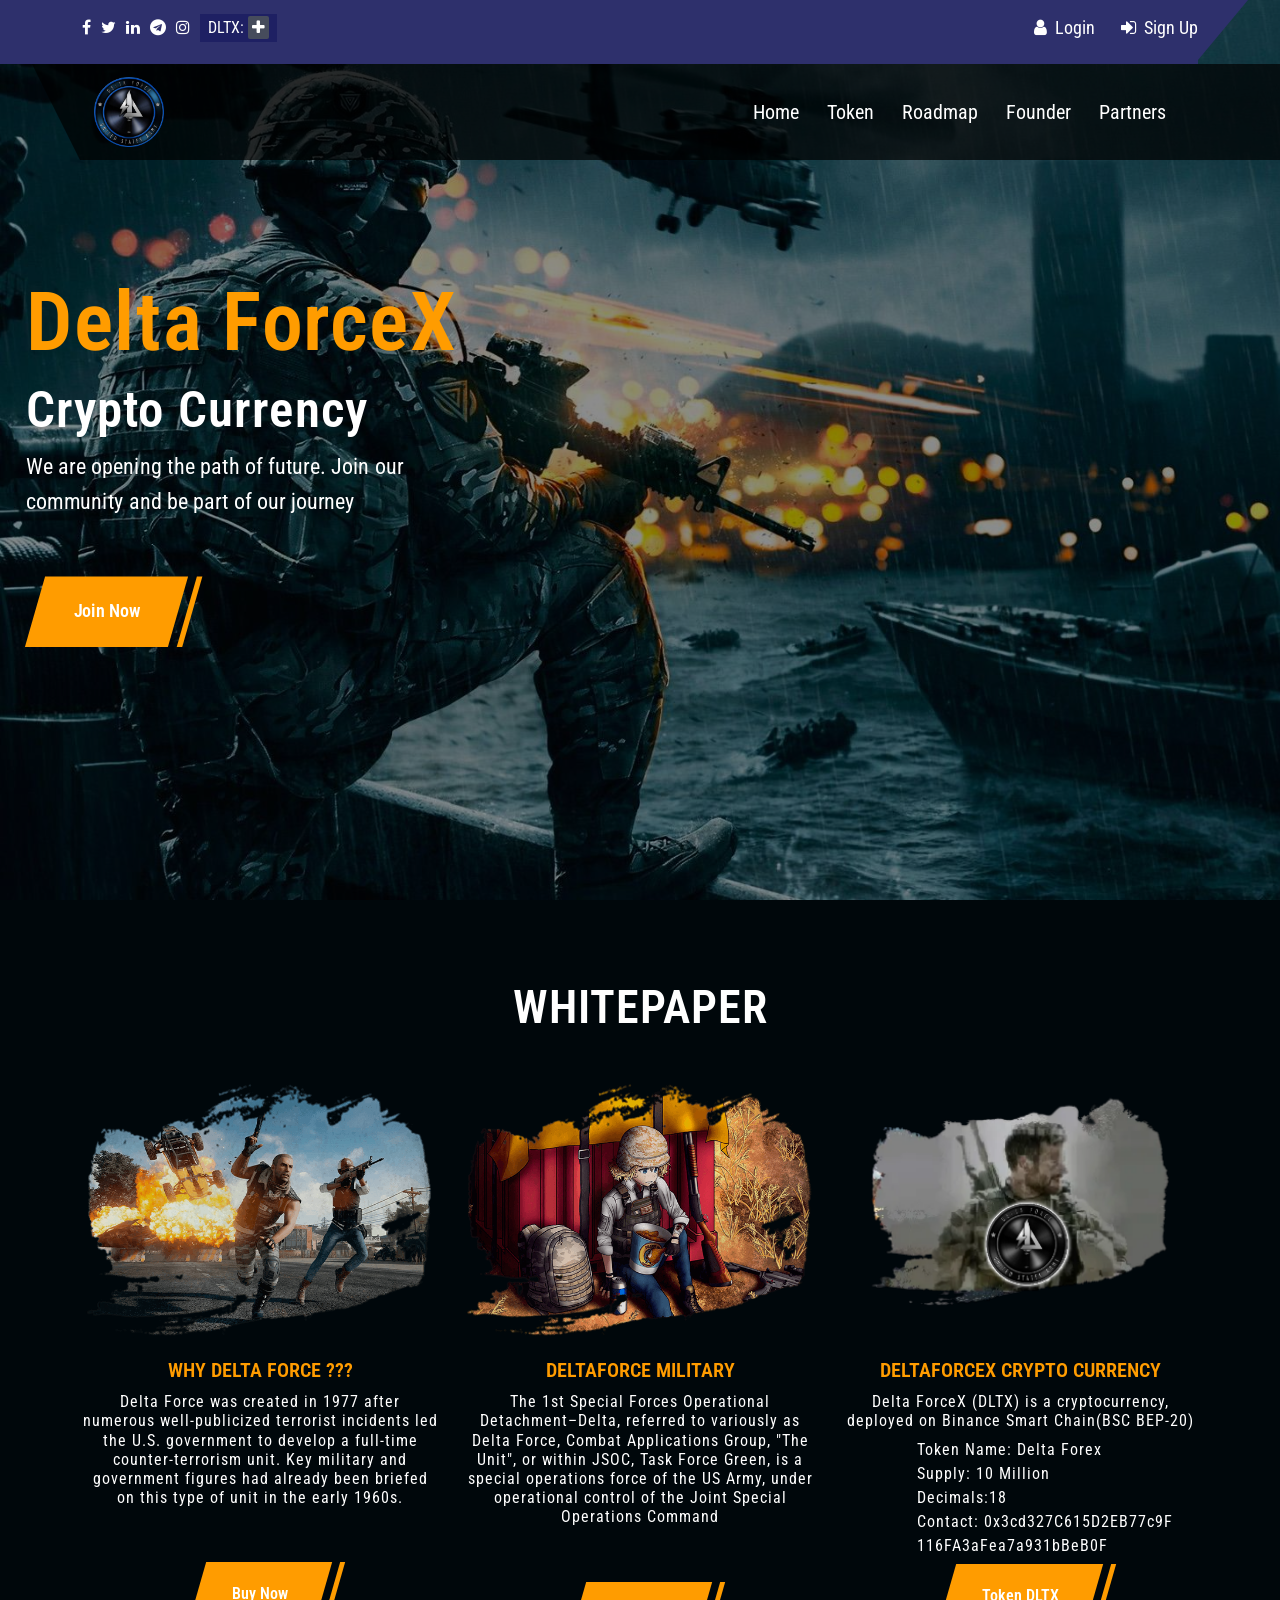
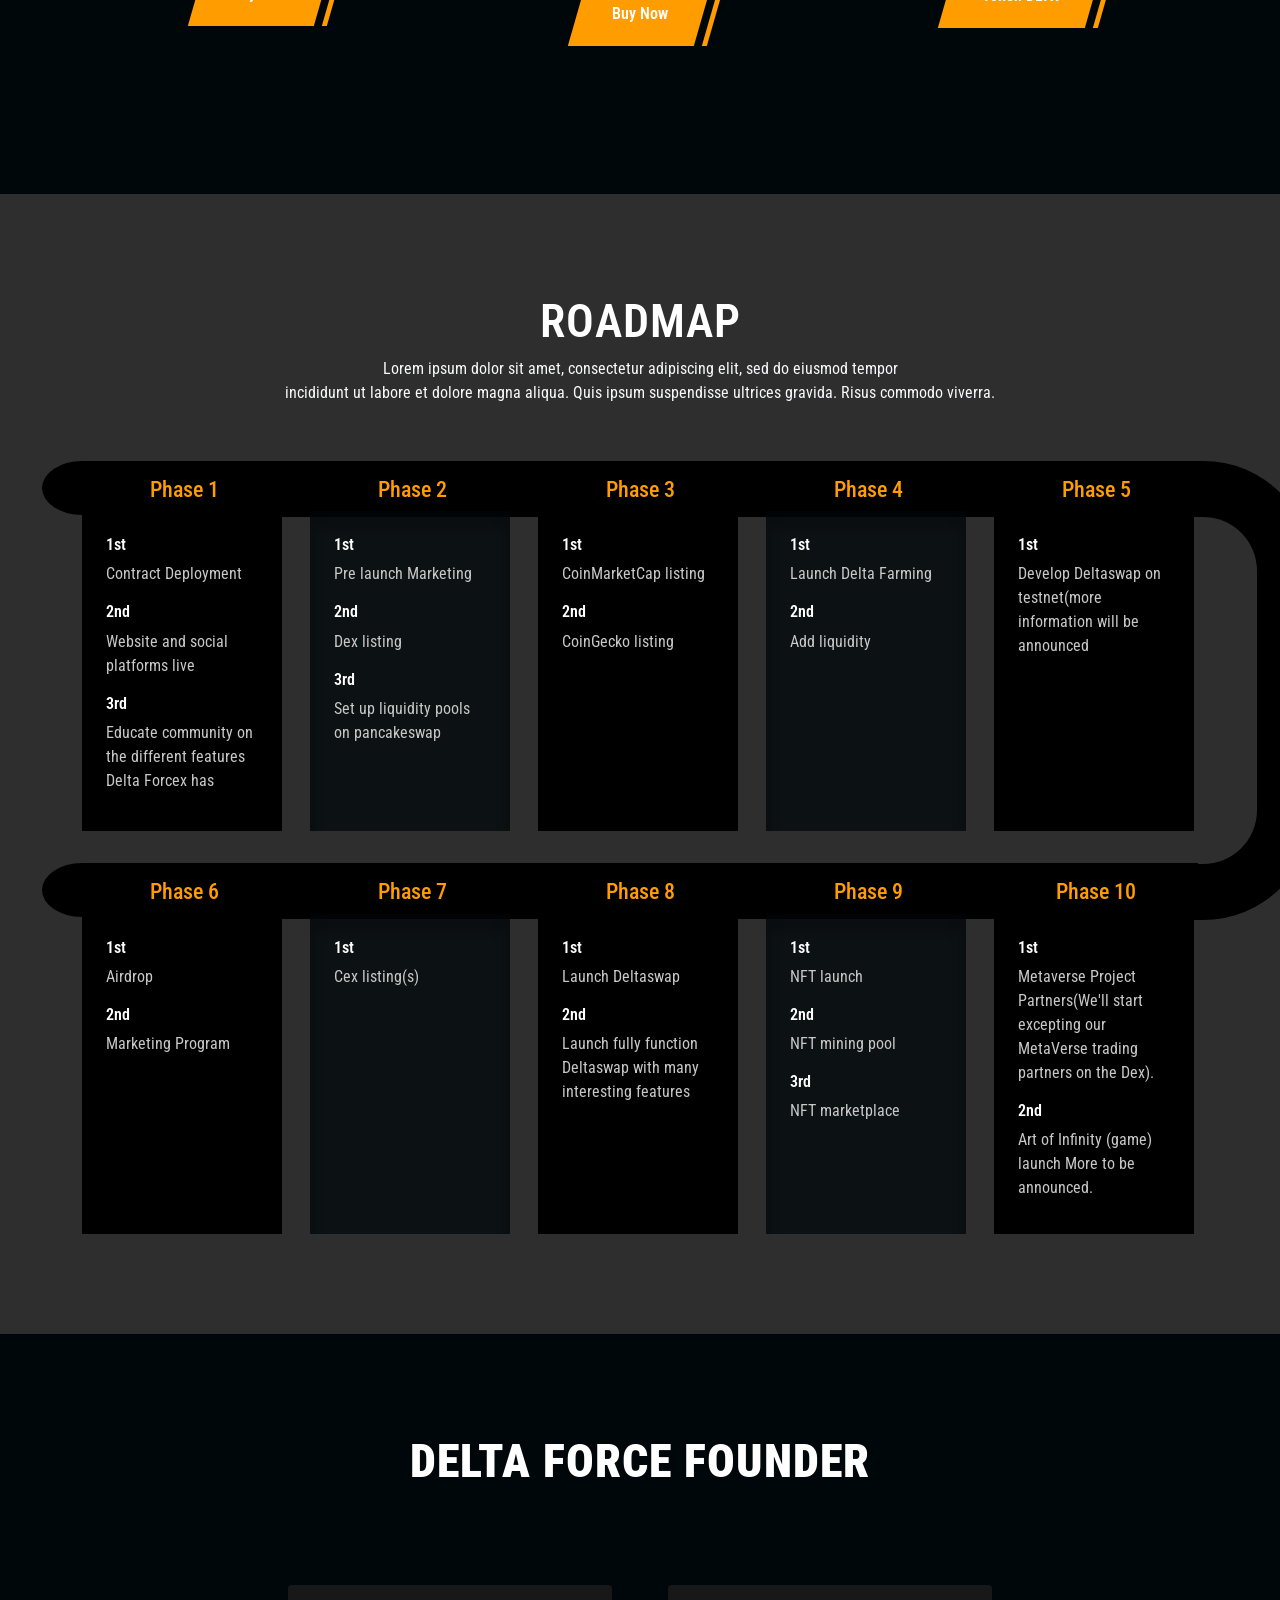
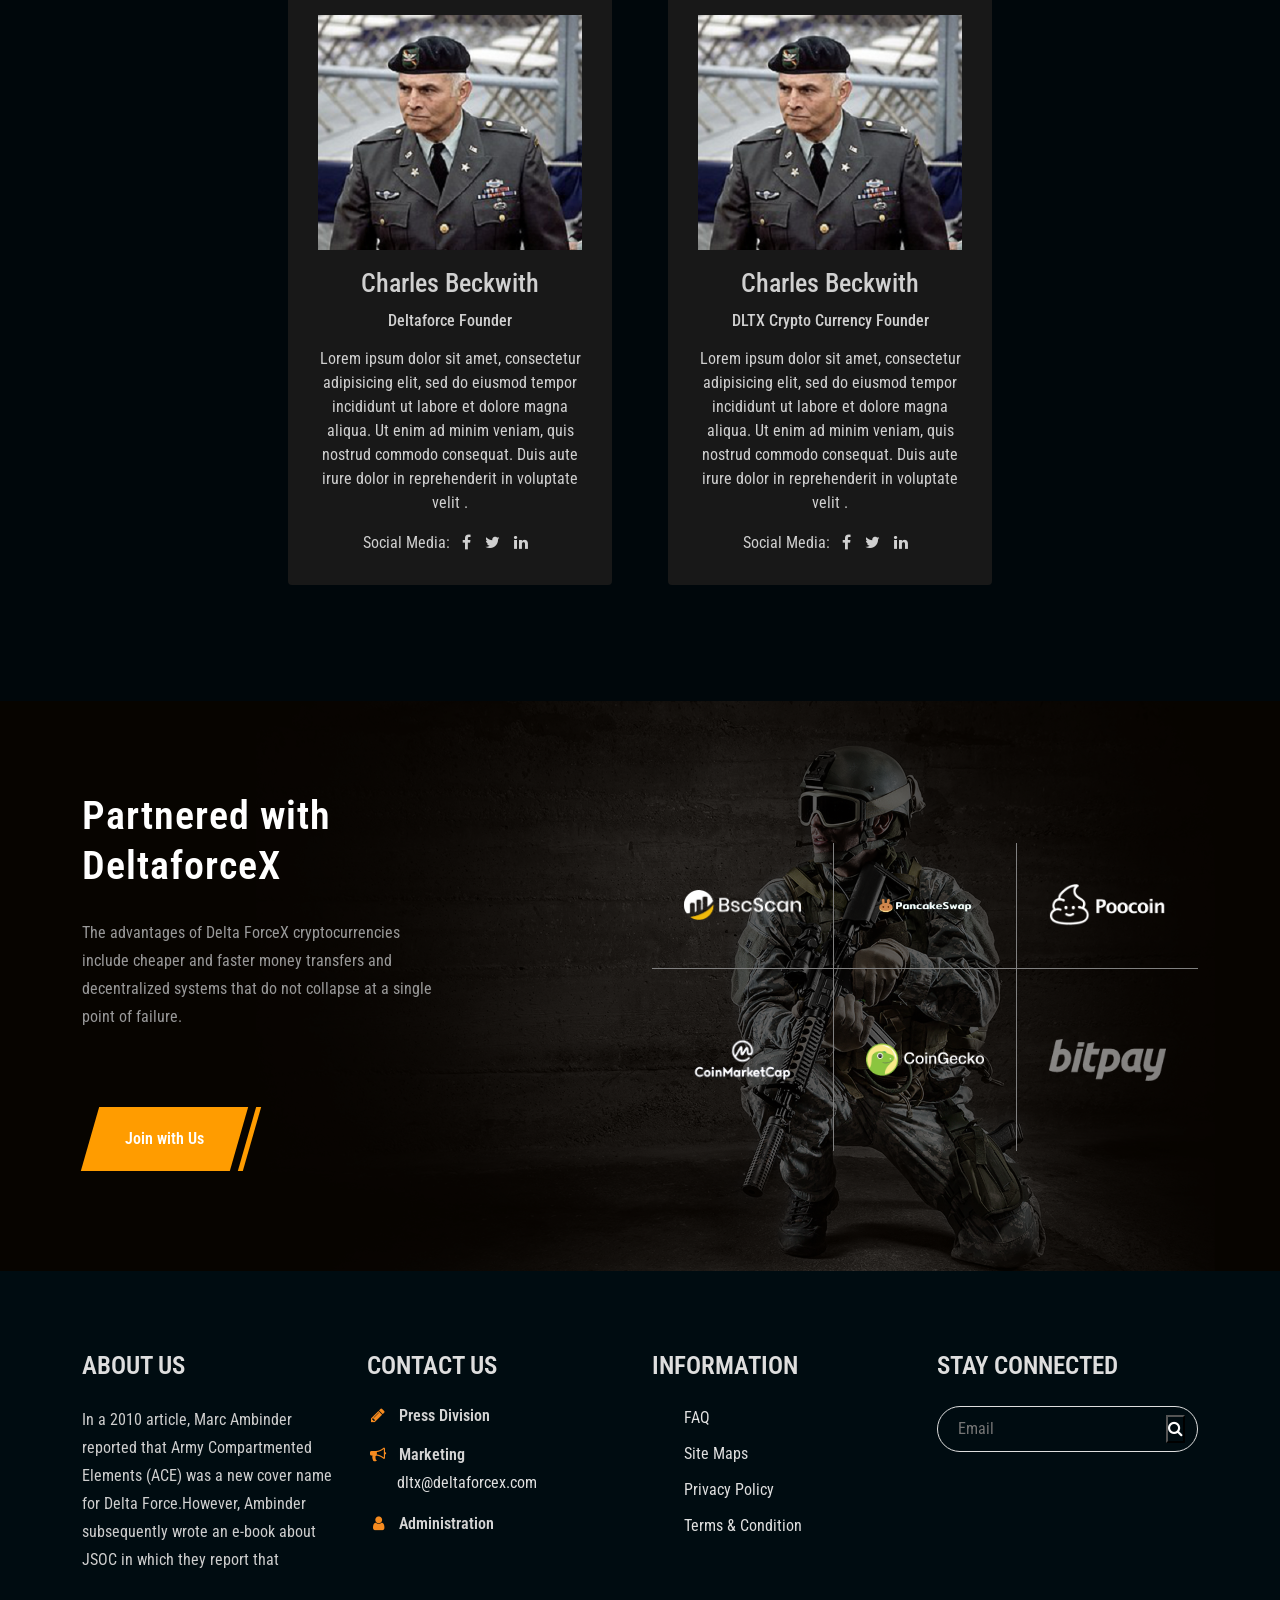
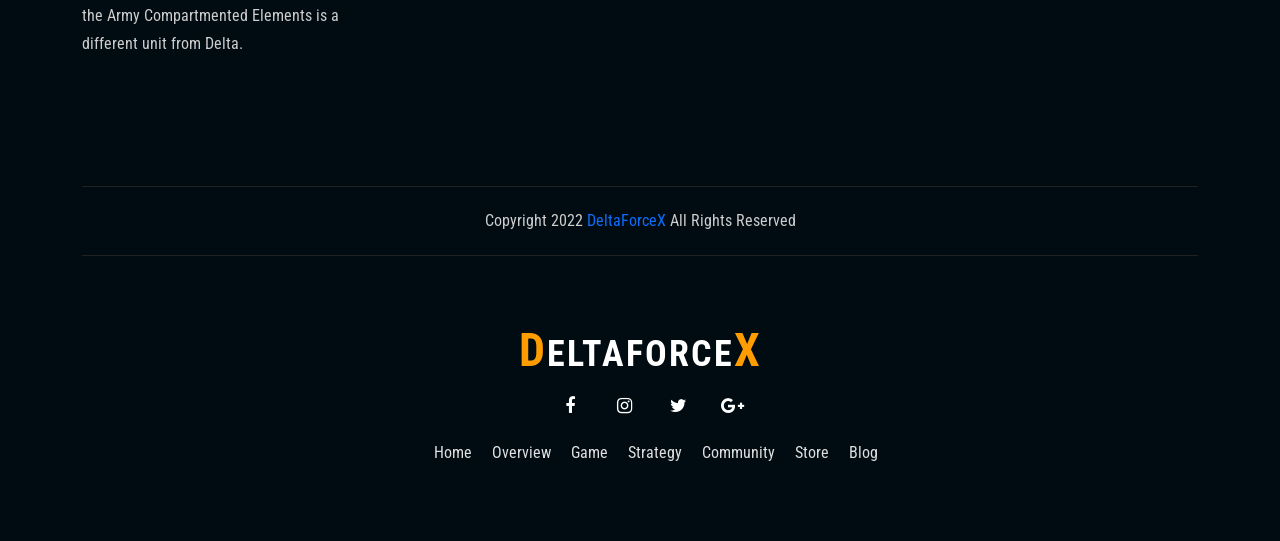
<file: index.html>
<!doctype html>
<html lang="en">
  <head>
    <meta charset="utf-8"> 
    <meta name="viewport" content="width=device-width, initial-scale=1">
    <title>Deltaforcex</title>
    <link rel="preconnect" href="https://fonts.googleapis.com">
    <link rel="preconnect" href="https://fonts.gstatic.com" crossorigin>
    <link href="https://fonts.googleapis.com/css2?family=Roboto+Condensed:ital,wght@0,300;0,400;0,700;1,300;1,400;1,700&display=swap" rel="stylesheet">
    <link rel="stylesheet" href="https://stackpath.bootstrapcdn.com/font-awesome/4.7.0/css/font-awesome.min.css">
    <link href="https://cdn.jsdelivr.net/npm/bootstrap@5.2.0-beta1/dist/css/bootstrap.min.css" rel="stylesheet" integrity="sha384-0evHe/X+R7YkIZDRvuzKMRqM+OrBnVFBL6DOitfPri4tjfHxaWutUpFmBp4vmVor" crossorigin="anonymous">
    <link rel="stylesheet" type="text/css" href="css/main.css">
    <link rel="stylesheet" type="text/css" href="css/responsive.css">
  </head>
  <body>
    <!-- header section code start -->
    <header>
      <!-- topbar code start -->
      <div id="topbar">
        <div class="container">
          <div class="top-menu-wrap">
            <div class="row">
              <div class="col-md-6 mt-center mb-2 md-flex">
                <div class="social-media d-inline-block">
                  <a href=""><i class="fa fa-facebook"></i></a>
                  <a href="https://twitter.com/DLTXforce?t=KJNh9vYUrweYVpwO_Tultg&s=09&fbclid=IwAR0b1e4PZENMl_Ck06hZ945hUHpDvnRFIKM3lViXJtPrd5NBaM0ELIb7--U"><i class="fa fa-twitter"></i></a>
                  <a href=""><i class="fa fa-linkedin"></i></a>
                  <a href="https://t.me/Deltaforce_X?fbclid=IwAR3dBEdZWREvOBE0GZaQQS0KHll33TPR7A7tzSp-c0SGp60NrjqW3WQUivw"><i class="fa fa-telegram"></i></a>
                  <a href="https://www.instagram.com/invites/contact/?i=1pw59gurvqc5p&utm_content=oqois5c"><i class="fa fa-instagram"></i></a>
                </div>
                <div class="d-inline-block cost">
                  <a href="" target="_blank">
                    <span >DLTX:</span>
                    <span class="price"></span>
                    <span class="icon">
                      <i class="fa fa-plus"></i>
                    </span>
                  </a>  
                </div>
              </div>
              <div class="col-md-6 text-end m-none">
                <div class="user-log-reg mt-center">
                  <a href=""><i class="fa fa-user"></i>Login</a>
                  <a href=""><i class="fa fa-sign-in"></i>Sign Up</a>
                </div>
              </div>
            </div>
          </div>
        </div>
      </div>
      <!-- topbar code end -->
      <!-- main menu start -->
      <div class="main-menu">
        <div class="container">
          <div class="main-menu-wrap">
            <nav class="navbar navbar-expand-lg">
              <div class="container-fluid">
                <a class="navbar-brand" href="#">
                  <img src="img/logo.png" width="70px" height="70px">
                </a>
                <button class="navbar-toggler" type="button" data-bs-toggle="collapse" data-bs-target="#navbarSupportedContent" aria-controls="navbarSupportedContent" aria-expanded="false" aria-label="Toggle navigation">
                <span class="navbar-toggler-icon">
                  <div class="line"></div>
                  <div class="line"></div>
                  <div class="line"></div>
                  <!-- <i class="fa fa-bars text-white zi-99"></i> -->
                </span>
                </button>
                <div class="collapse navbar-collapse" id="navbarSupportedContent">
                  <ul class="navbar-nav ms-auto mb-2 mb-lg-0">
                    <li class="nav-item">
                      <a class="nav-link active" aria-current="page" href="#topbar">Home</a>
                    </li>
                    <li class="nav-item">
                      <a class="nav-link" href="#air-drops">Token</a>
                    </li>
                    <li class="nav-item">
                      <a class="nav-link" href="#roadmap">Roadmap</a>
                    </li>
                    <li class="nav-item">
                      <a class="nav-link" href="#team-member">Founder</a>
                    </li>
                    <li class="nav-item">
                      <a class="nav-link" href="#partners">Partners</a>
                    </li>
                    <li class="nav-item w-none m-block">
                      <a class="nav-link" href="#"><i class="fa fa-user me-2"></i>Login</a>
                    </li>
                    <li class="nav-item w-none m-block">
                      <a class="nav-link" href="#"><i class="fa fa-sign-in me-2"></i>Sign Up</a>
                    </li>
                  </ul>
                </div>
              </div>
            </nav>
          </div>
        </div>
      </div>
      <!-- main menu end -->
    </header>
    <!-- header section code end -->
    <!-- banner section code start -->
    <section id="banner">
      <!-- bg video -->
      <!-- <video class="video" poster="img/2.jpg" width="100%" autoplay playsinline muted loop>
        <source src="video/video.mp4" type="video/webm">
      </video> -->
      <!-- banner content -->
      <div class='cursor'></div>
      <div class='cursor'></div>
      <div class="banner-content wrap">
        <div class="container">
          <div class="row">
            <div class="col-md-12">
              <div class="bc-text mt-center">
                <div>
                  <h1>Delta ForceX</h1>
                  <h2>Crypto Currency</h2>
                  
                  <p>We are opening the path of future. Join our <br>community and be part of our journey</p>
                  <a href="" class="banner-btn">
                    Join Now
                  </a>
                </div>
              </div>
            </div>
          </div>
        </div>
      </div>
    </section>
    <!-- banner section code end -->
    <!-- Air drops section start -->
    <section id="air-drops">
      <div class="container">
        <div class="row">
          <div class="col-md-12">
            <h2 class="sec-title text-center">whitepaper</h2>
          </div>
          <div class="sec-content text-center">
            <div class="row">
              <div class="col-md-4 mb-5">
                <div class="ad-events">
                  <div class="ad-images">
                    <a href="">
                      <img src="img/blog-img3.png" class="img-fluid">
                    </a>
                  </div>
                  <div class="ad-contents1">
                    <h6>why delta force ???</h6>
                    <h3 class="ad-title1"><a href="">Delta Force was created in 1977 after numerous well-publicized terrorist incidents led the U.S. government to develop a full-time counter-terrorism unit. Key military and government figures had already been briefed on this type of unit in the early 1960s.</a></h3>
                    <a href="" class="banner-btn">
                      Buy Now
                    </a>
                  </div>
                </div>
              </div>
              <div class="col-md-4 mb-5">
                <div class="ad-events">
                  <div class="ad-images">
                    <a href="">
                      <img src="img/blog-img1.png" class="img-fluid">
                    </a>
                  </div>
                  <div class="ad-contents2">
                    <h6>Deltaforce Military</h6>
                    <h3 class="ad-title2"><a href="">The 1st Special Forces Operational Detachment–Delta, referred to variously as Delta Force, Combat Applications Group, "The Unit", or within JSOC, Task Force Green, is a special operations force of the US Army, under operational control of the Joint Special Operations Command</a></h3>
                    <a href="" class="banner-btn">
                      Buy Now
                    </a>
                  </div>
                </div>
              </div>
              <div class="col-md-4 mb-5">
                <div class="ad-events">
                  <div class="ad-images">
                    <a href="">
                      <img src="img/found.png" class="img-fluid size">
                    </a>
                  </div>
                  <div class="ad-contents3">
                    <h6>DeltaForceX Crypto Currency</h6>
                    <h3 class="ad-title3 fazz"><a href="">Delta ForceX (DLTX) is a cryptocurrency, deployed on Binance Smart Chain(BSC BEP-20)</a><br>
                    <h5 class="time"><a href="" class="pain">Token Name: Delta Forex</a><br><a href="" class="pain">Supply: 10 Million</a><br><a href="" class="pain">Decimals:18</a><br><a href="" class="pain">Contact: 0x3cd327C615D2EB77c9F<br>116FA3aFea7a931bBeB0F</a></h5>
                    </h3>
                    <a href="https://bscscan.com/token/0x3cd327c615d2eb77c9f116fa3afea7a931bbeb0f" class="banner-btn">
                      Token DLTX
                    </a>
                  </div>
                </div>
              </div>
            </div>
          </div>
        </div>
      </div>
    </section>
    <!-- Air drops section end -->
    <!-- roadmap section code start here -->
    <section id="roadmap">
      <div class="contest-section">
        <div class="container">
          <div class="row">
            <div class="col-lg-12 col-md-12">
              <h2 class="sec-title text-center mb-2">Roadmap</h2>
              <p class="mb-5 text-center text-light">Lorem ipsum dolor sit amet, consectetur adipiscing elit, sed do eiusmod tempor <br> incididunt ut labore et dolore magna aliqua. Quis ipsum suspendisse ultrices gravida. Risus commodo viverra.</p>
            </div>
            <div class="col-xl-12 col-lg-12 mt-4">
              
              <div class="roadmap-wrapper">
                
                <div class="top-row mb-5 even">
                  <div class="curve"></div>
                  <div class="map-item">
                    <div class="name">
                      <h2>Phase 1</h2>
                    </div>
                    <div class="rm-item">
                      <h6>1st</h6>
                      <p>Contract Deployment </p>
                      <h6>2nd</h6>
                      <p>Website and social platforms live</p>
                      <h6>3rd</h6>
                      <p>Educate community on the different features Delta Forcex has</p>
                    </div>
                  </div>
                  <div class="map-item">
                    <div class="name">
                      <h2>Phase 2</h2>
                    </div>
                    <div class="rm-item">
                      <h6>1st</h6>
                      <p>Pre launch Marketing</p>
                      <h6>2nd</h6>
                      <p>Dex listing</p>
                      <h6>3rd</h6>
                      <p>Set up liquidity pools on pancakeswap</p>
                    </div>
                  </div>
                  <div class="map-item">
                    <div class="name">
                      <h2>Phase 3</h2>
                    </div>
                    <div class="rm-item">
                      <h6>1st</h6>
                      <p>CoinMarketCap listing</p>
                      <h6>2nd</h6>
                      <p>CoinGecko listing</p>
                    </div>
                  </div>
                  <div class="map-item">
                    <div class="name">
                      <h2>Phase 4</h2>
                    </div>
                    <div class="rm-item">
                      <h6>1st</h6>
                      <p> Launch Delta Farming</p>
                      <h6>2nd</h6>
                      <p>Add liquidity</p>
                    </div>
                  </div>
                  <div class="map-item">
                    <div class="name">
                      <h2>Phase 5</h2>
                    </div>
                    <div class="rm-item">
                      <h6>1st</h6>
                      <p>Develop Deltaswap on testnet(more information will be announced</p>
                    </div>
                  </div>
                </div>
                <div class="top-row mt-5 odd">
                  <div class="map-item">
                    <div class="name">
                      <h2>Phase 6</h2>
                    </div>
                    <div class="rm-item">
                      <h6>1st</h6>
                      <p>Airdrop</p>
                      <h6>2nd</h6>
                      <p>Marketing Program</p>
                    </div>
                  </div>
                  <div class="map-item">
                    <div class="name">
                      <h2>Phase 7</h2>
                    </div>
                    <div class="rm-item">
                      <h6>1st</h6>
                      <p>Cex listing(s)</p>
                    </div>
                  </div>
                  <div class="map-item">
                    <div class="name">
                      <h2>Phase 8</h2>
                    </div>
                    <div class="rm-item">
                      <h6>1st</h6>
                      <p>Launch Deltaswap</p>
                      <h6>2nd</h6>
                      <p>Launch fully function Deltaswap with many interesting features</p>
                    </div>
                  </div>
                  <div class="map-item">
                    <div class="name">
                      <h2>Phase 9</h2>
                    </div>
                    <div class="rm-item">
                      <h6>1st</h6>
                      <p>NFT launch</p>
                      <h6>2nd</h6>
                      <p>NFT mining pool</p>
                      <h6>3rd</h6>
                      <p>NFT marketplace</p>
                    </div>
                  </div>
                  <div class="map-item">
                    <div class="name">
                      <h2>Phase 10</h2>
                    </div>
                    <div class="rm-item">
                      <h6>1st</h6>
                      <p>Metaverse Project Partners(We'll start excepting our MetaVerse trading partners on the Dex).</p>
                      <h6>2nd</h6>
                      <p>Art of Infinity (game) launch More to be announced.</p>
                    </div>
                  </div>
                </div>

              </div>
              
            </div>
          </div>
        </div>
      </div>
    </section>
    <!-- roadmap section code end here -->
    <!-- founder section code end here -->
    <section id="team-member">
      <div class="container">
        <div class="row mb-5">
          <div class="col-lg-12 col-md-12">
            <h2 class="sec-title text-center">
              <strong>Delta Force Founder</strong>
            </h2>
          </div>
        </div>
        <div class="row">
          <div class="col-md-2"></div>
          <div class="col-lg-4 col-md-4">
            <div class="founder-item m-3">
              <img src="img/founder.png" class="week">
              <h3>Charles Beckwith</h3>
              <h6>Deltaforce Founder</h6>
              
              <p class="mb-3">Lorem ipsum dolor sit amet, consectetur adipisicing elit, sed do eiusmod
              tempor incididunt ut labore et dolore magna aliqua. Ut enim ad minim veniam,
              quis nostrud commodo consequat. Duis aute irure dolor in reprehenderit in voluptate velit .</p>
              <div class="social-link"> Social Media: 
                <a href="" class="ms-2"><i class="fa fa-facebook"></i></a>
                <a href=""><i class="fa fa-twitter"></i></a>
                <a href=""><i class="fa fa-linkedin"></i></a>
              </div>
            </div>
          </div>
          <div class="col-lg-4 col-md-4">
            <div class="founder-item m-3">
              <img src="img/founder.png" class="week">
              <h3>Charles Beckwith</h3>
              <h6>DLTX Crypto Currency Founder</h6>
              <p class="mb-3">Lorem ipsum dolor sit amet, consectetur adipisicing elit, sed do eiusmod
              tempor incididunt ut labore et dolore magna aliqua. Ut enim ad minim veniam,
              quis nostrud commodo consequat. Duis aute irure dolor in reprehenderit in voluptate velit .</p>
              <div class="social-link"> Social Media: 
                <a href="" class="ms-2"><i class="fa fa-facebook"></i></a>
                <a href=""><i class="fa fa-twitter"></i></a>
                <a href=""><i class="fa fa-linkedin"></i></a>
              </div>
            </div>
          </div>
     
        </div>
      </div>
    </section>
    <!-- founder section code end here -->
    <!-- partners section code start -->
    <section id="partners">
      <div class="container">
        <div class="row">
          <div class="col-lg-4 col-md-6">
            <div class="p-content mt-center">
              <h2>Partnered with DeltaforceX</h2>
              <p>The advantages of Delta ForceX cryptocurrencies include cheaper and faster money transfers and decentralized systems that do not collapse at a single point of failure.<br><br></p>
              <a href="https://twitter.com/DLTXforce?t=KJNh9vYUrweYVpwO_Tultg&s=09&fbclid=IwAR0b1e4PZENMl_Ck06hZ945hUHpDvnRFIKM3lViXJtPrd5NBaM0ELIb7--U" class="banner-btn">Join with Us</a>
            </div>
          </div>
          <!-- <div class="col-md-2"></div> -->
          <div class="col-lg-2"></div>
          <div class="col-lg-6 col-md-6 text-end">
            <div class="p-images">
              <div><img src="img/1.png" class="img-fluid"></div>
              <div><img src="img/2.png" class="img-fluid"></div>
              <div><img src="img/3.png" class="img-fluid"></div>
              <div><img src="img/4.png" class="img-fluid"></div>
              <div><img src="img/5.png" class="img-fluid"></div>
              <div><img src="img/6.png" class="img-fluid"></div>
            </div>
          </div>
        </div>
      </div>
    </section>
    <!-- partners section code end -->
    <!-- footer section code start from here -->
    <footer>
      <div class="container">
        <!-- top footer -->
        <div class="top-footer">
          <div class="row">
            <div class="col-md-6 col-lg-3 mt-center mb-5">
              <h3 class="f-title">About Us</h3>
              <p>In a 2010 article, Marc Ambinder reported that Army Compartmented Elements (ACE) was a new cover name for Delta Force.However, Ambinder subsequently wrote an e-book about JSOC in which they report that <br><br>the Army Compartmented Elements is a different unit from Delta.</p>
            </div>
            <div class="col-md-6 col-lg-3 mt-center mb-5 footer-about">
              <h3 class="f-title">Contact Us</h3>
              <div class="contact-items">
                <h4 class="title"><i class="fa fa-pencil"></i>Press Division</h4>
                <p class="email"></p>
              </div>
              <div class="contact-items">
                <h4 class="title"><i class="fa fa-bullhorn"></i>Marketing</h4>
                <p class="email">dltx@deltaforcex.com</p>
              </div>
              <div class="contact-items">
                <h4 class="title"><i class="fa fa-user"></i>Administration</h4>
                <p class="email"></p>
              </div>
            </div>
            <div class="col-md-6 col-lg-3 mt-center mb-5">
              <h3 class="f-title">Information</h3>
              <ul class="f-menu">
                <li><a href="">FAQ</a></li>
                <li><a href="">Site Maps</a></li>
                <li><a href="">Privacy Policy</a></li>
                <li><a href="">Terms & Condition</a></li>
              </ul>
            </div>
            <div class="col-md-6 col-lg-3 mt-center mb-5">
              <h3 class="f-title">Stay Connected</h3>
              <div class="subscribe">
                <form accesskey="" action="" method="POST">
                  <input type="email" name="" placeholder="Email" class="f-form-input">
                  <button type="submit" name="" class="subscribe-btn">
                  <i class="fa fa-search"></i>
                  </button>
                </form>
              </div>
            </div>
          </div>
        </div>
        <!-- footer-middle -->
        <div class="footer-middle">
          <div class="copyright">
            <p>Copyright 2022 <a href="">DeltaForceX</a> All Rights Reserved</p>
          </div>
        </div>
        <!-- footer bottom -->
        <div class="bottom-footer">
          <a href="" class="f-logo"><span>D</span>eltaForce<span>X</span></a>
          <ul class="footer-social-link">
            <li class="fb-bg"><a href="#"><i class="fa fa-facebook"></i></a></li>
            <li class="in-bg"><a href="#"><i class="fa fa-instagram"></i></a></li>
            <li class="tw-bg"><a href="#"><i class="fa fa-twitter"></i></a></li>
            <li class="gp-bg"><a href="#"><i class="fa fa-google-plus"></i></a></li>
          </ul>
          <ul class="footer-bmenu">
            <li><a href="">Home</a></li>
            <li><a href="">Overview</a></li>
            <li><a href="">Game</a></li>
            <li><a href="">Strategy</a></li>
            <li><a href="">Community</a></li>
            <li><a href="">Store</a></li>
            <li><a href="">Blog</a></li>
          </ul>
        </div>
      </div>
    </footer>
    <!-- footer section code end from here -->
    <script src="https://cdn.jsdelivr.net/npm/bootstrap@5.2.0-beta1/dist/js/bootstrap.bundle.min.js" integrity="sha384-pprn3073KE6tl6bjs2QrFaJGz5/SUsLqktiwsUTF55Jfv3qYSDhgCecCxMW52nD2" crossorigin="anonymous"></script>
    <script src="https://ajax.googleapis.com/ajax/libs/jquery/3.6.0/jquery.min.js"></script>
    <script type="text/javascript" src="main.js"></script>
  </body>
</html>
</file>
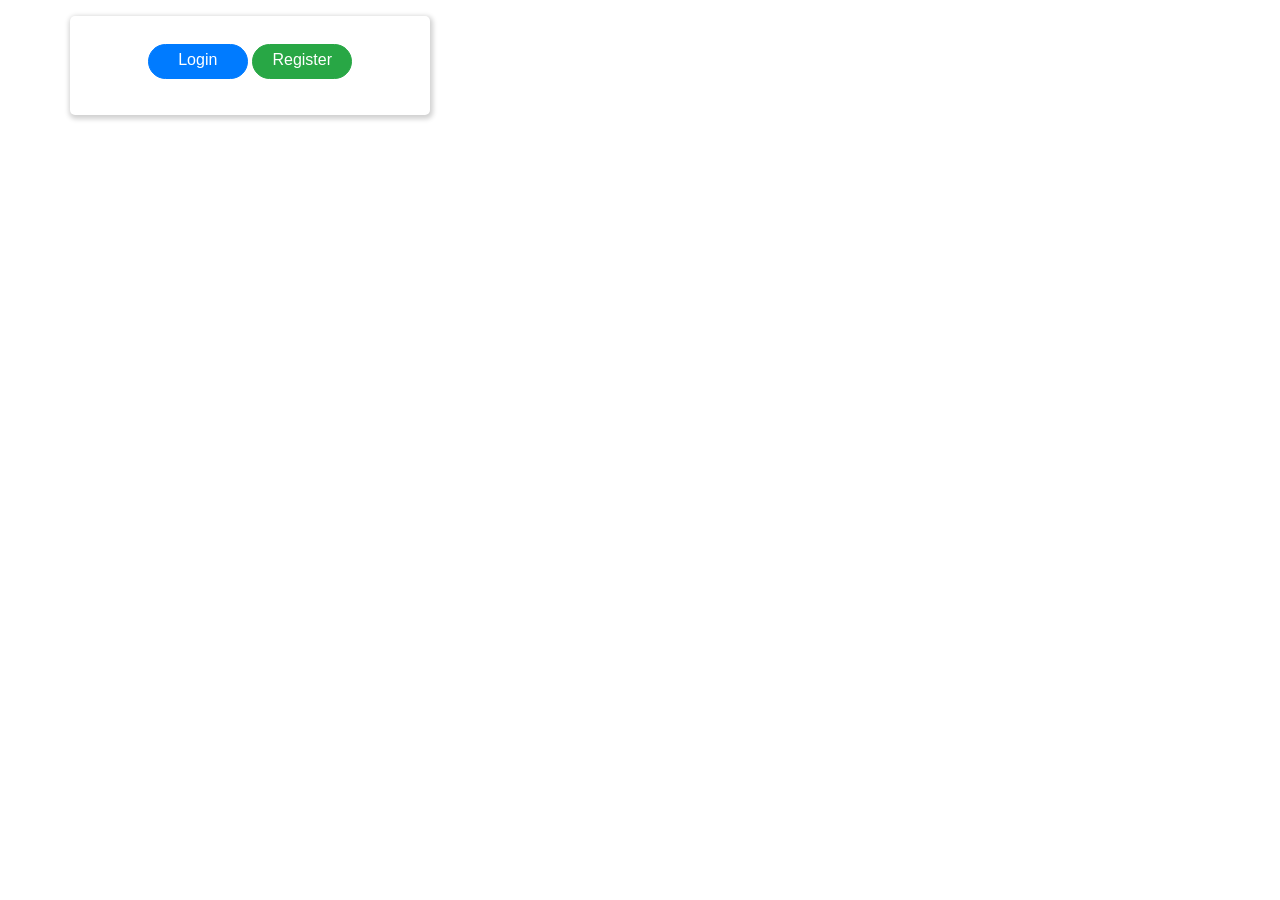
<file: login form/index.html>
<!DOCTYPE html>
<html>
<head>
  <meta charset="utf-8">
  <meta name="description" content="Customized bootstrap login forms with multiple variants. Easy to customize.">
  <meta name="keywords" content="Bootstrap Modal, Login Form, Modal Login, Registration Form, Form, Bootstrap, Login, Registration">
  <meta name="viewport" content="width=device-width, initial-scale=1">
  <link rel="icon" type="image/png" href="assets/logo.png"/>
  <title>Bootstrap Modal Login</title>


  <!-- font awesome v5.5.0 free version -->
  <link href="https://cdnjs.cloudflare.com/ajax/libs/font-awesome/5.12.1/css/all.min.css" rel="stylesheet">
  <!-- bootstrap version v4.0.0 -->
  <link href="https://cdnjs.cloudflare.com/ajax/libs/twitter-bootstrap/4.0.0-alpha.6/css/bootstrap.min.css" rel="stylesheet">
  <!-- custom css -->
  <link href="style.css" rel="stylesheet">
</head>
<body>
  <div class="main-container">
    

    <div class="row text-center mt-3">
      <div class="col-sm-4 ">
        <div class="button-card">
          <div class="action-buttons mb-3 mt-2">
            <!-- action button for modal style 1 start -->
            <a href="#loginModal1" data-toggle="modal" class="btn btn-theme btn-primary text-white"> Login</a>
            <a href="#registerModal1" data-toggle="modal" class="btn btn-theme btn-success text-white">Register</a>
            <!-- action button for modal style 1 end -->
          </div>
        </div>
      </div>
    </div>
  </div>


<!--modal style 1 start -->
  <!-- login modal 1 -->
  <div id="loginModal1" class="modal-style-1 dark modal ">
    <div class="modal-dialog modal-login">
      <div class="modal-content">
        <div class="modal-header p-0 mb-3 mt-3">        
          <h4 class="modal-title">login</h4>
                  <button type="button" class="close" data-dismiss="modal" aria-hidden="true">&times;</button>
        </div>
        <div class="modal-body">
          <!-- dont forget to add action and action method  -->
          <form action="" method="">
            <div class="form-group">
              <div class="input-group">
                <span class="input-group-addon"><i class="fa fa-envelope"></i></span>
                <input type="email" class="form-control" name="email" placeholder="Enter email address" required="required">
              </div>
            </div>
            <div class="form-group">
              <div class="input-group">
                <span class="input-group-addon"><i class="fa fa-lock"></i></span>
                <input type="password" class="form-control" name="password" placeholder="Enter password" required="required" autocomplete="on">
              </div>
            </div>
            <div class="row pl-1 pr-1">
                            <div class="col text-left">
                                <label class="custom-control custom-checkbox">
                                    <input type="checkbox" class="custom-control-input" id="item_checkbox" name="item_checkbox" value="option1">
                                    <span class="custom-control-label">&nbsp;Remember Me</span>
                                </label>
                            </div>
                            <div class="col text-right hint-text pt-0">
                                <a href="" class="text-danger">Forgot Password?</a>
                            </div>
                        </div>
            <div class="form-group text-center">
              <button type="submit" class="btn btn-primary btn-signin">login</button>
              
            </div>
            <p class="hint-text mt-3">or login with</p>
            <!-- social login area -->
            <div class="social-login text-center">
              <a class=" btn-facebook  text-uppercase" href="redirect/facebook"><i class="fab fa-facebook-f mr-2 ml-2"></i> </a>
              <a class=" btn-google  text-uppercase" href="redirect/google"><i class="fab fa-google mr-2 ml-2"></i></a>
              <a class=" btn-twitter  text-uppercase" href="redirect/twitter"><i class="fab fa-twitter mr-2 ml-2"></i></a>
            </div>
          </form>
        </div>
        <div class="text-center mb-3">Don't have an account? <a class="register" href="#registerModal1" data-dismiss="modal" data-toggle="modal">Register</a></div>
      </div>
    </div>
  </div>  

  <!-- register modal 1 -->
  <div id="registerModal1" class="modal-style-1 dark modal ">
    <div class="modal-dialog modal-login">
      <div class="modal-content">
        <div class="modal-header p-0 mb-3 mt-3">        
          <h4 class="modal-title">Register</h4>
                  <button type="button" class="close" data-dismiss="modal" aria-hidden="true">&times;</button>
        </div>
        <div class="modal-body">
          <!-- dont forget to add action and action method  -->
          <form action="" method="">
            <div class="form-group">
              <div class="input-group">
                <span class="input-group-addon"><i class="fa fa-user"></i></span>
                <input type="text" class="form-control" name="name" placeholder="Enter your name" required="required">
              </div>
            </div>
            <div class="form-group">
              <div class="input-group">
                <span class="input-group-addon"><i class="fa fa-envelope"></i></span>
                <input type="email" class="form-control" name="email" placeholder="Enter email address" required="required">
              </div>
            </div>
            <div class="form-group">
              <div class="input-group">
                <span class="input-group-addon"><i class="fa fa-lock"></i></span>
                <input type="password" class="form-control" name="password" placeholder="Enter password" required="required" autocomplete="on">
              </div>
            </div>
            <div class="form-group">
              <div class="input-group">
                <span class="input-group-addon"><i class="fa fa-eye-slash"></i></span>
                <input type="password" class="form-control" name="password_confirmation" placeholder="Retype password" required="required" autocomplete="on">
              </div>
            </div>
            <div class="form-group text-center">
              <button type="submit" class="btn btn-primary btn-signin">Register</button>
              
            </div>
            <p class="hint-text mt-3">or register with</p>
            <!-- social login area -->
            <div class="social-login text-center">
              <a class=" btn-facebook  text-uppercase" href="redirect/facebook"><i class="fab fa-facebook-f mr-2 ml-2"></i> </a>
              <a class=" btn-google  text-uppercase" href="redirect/google"><i class="fab fa-google mr-2 ml-2"></i></a>
              <a class=" btn-twitter  text-uppercase" href="redirect/twitter"><i class="fab fa-twitter mr-2 ml-2"></i></a>
            </div>
          </form>
        </div>
        <div class="text-center mb-3">Already have an account? <a class="login" href="#loginModal1" data-dismiss="modal" data-toggle="modal">Login</a></div>
      </div>
    </div>
  </div> 
<!--modal style 1 end -->


  <!-- include scripts here -->

  <!-- jQuery v3.4.1 -->
  <script src="https://cdnjs.cloudflare.com/ajax/libs/jquery/3.4.1/jquery.min.js" ></script>
  <!-- bootstrap js -->
  <script src="https://cdnjs.cloudflare.com/ajax/libs/twitter-bootstrap/4.4.1/js/bootstrap.min.js" ></script>
</body>
</html>
</file>
<file: css/main.css>
*{
	margin: 0;
	padding: 0;
}
a{
	text-decoration: none;
}
body{
	font-family: 'Roboto Condensed', sans-serif;
    overflow-x: hidden;
}
header{
    width: 100%;
    position: absolute;
    z-index: 9999;
}
.navbar-toggler:focus{
    border: none;
    outline: none;
    box-shadow: none;
  }
.navbar-toggler-icon{
  background-image: none;
}
.w-none{
  display: none;
}
.navbar-toggler{
  border: none;
}
.line{
  width: 100%;
  height: 3px;
  margin: 8px 0;
  background-color: white;
}
.navbar-toggler{
      margin-top: -20px;
}
/*.navbar-toggler-icon:hover .line:first-child{
  margin-bottom: 4px;
}
.navbar-toggler-icon:hover .line:last-child{
  margin-top: 4px;
}*/
/*********************
		topbar
**********************/
#topbar{
	width: 100%;
}
.top-menu-wrap{
	padding: 14px 0px;
	background-color: #2e306c;
	position: relative;
}
.top-menu-wrap::after{
	content: '';
    position: absolute;
    width: 0;
    height: 64px;
    border-top: 0px solid transparent;
    border-bottom: 60px solid transparent;
    border-left: 50px solid #2e306c;
    right: -50px;
    top: -4px;
}
.top-menu-wrap::before{
	content: '';
    position: absolute;
    top: 0;
    left: -400px;
    min-width: 400px;
    height: 64px;
    background: #2e306c;
}
.social-media a{
	margin-right: 6px;
}
.social-media a i{
	color: #fff;
	font-size: 16px;
}
.cost{
	background: #1e2063;
    padding: 2px 8px 2px 8px;
}
.cost a{
	color: white;
}
.price{
	color: #ff9c00;
}
.icon{
	background-color: #464c5c;
    color: white;
    padding: 2px 4px;
    font-size: 16px;
    border-radius: 2px;
}
.user-log-reg a{
	color: white;
	font-size: 18px;
	margin-left: 22px;
}
.user-log-reg a i{
	margin-right: 8px;
}
/*********************
		main menu
**********************/
.main-menu{
	width: 100%;
  overflow: hidden;
}
.main-menu-wrap{
	background-color: rgba(0,0,0,0.70);
	position: relative;
}
.main-menu-wrap::after{
	    content: '';
    position: absolute;
    width: 0;
    height: 38px;
    border-top: 0px solid transparent;
    border-bottom: 100px solid transparent;
    border-right: 50px solid rgba(0,0,0,0.70);
    left: -50px;
    top: 0;
}
.main-menu-wrap::before{
	content: '';
    position: absolute;
    top: 0;
    right: -400px;
    min-width: 400px;
    height: 100px;
    background: rgba(0,0,0,0.70);
}
.nav-link{
    color: white !important;
    font-size: 20px;
}
.nav-item{
    margin-right: 12px;
}

#banner{
    width: 100%;
    position: relative;
    height: 100vh;
    background-image: url(../img/8.jpg);
    background-repeat: no-repeat;
    background-size: cover;
    background-color: rgba(0,0,0,0.45);
    background-blend-mode: soft-light;
}
.banner-content h2{
    font-size: 46px;
    font-weight: 600;
    letter-spacing: 1px;
    color: #fff;
}
.banner-content h1{
    font-size: 75px;
    font-weight: 600;
    color: #ff9c00;
    letter-spacing: 1px;
}
.banner-content p{
    font-size: 20px;
    line-height: 32px;
    color: white;
    margin-bottom: 52px;
}
.banner-btn{
    background: transparent;
    padding: 20px 35px;
    margin: 0 8px;
    position: relative;
    color: white;
    font-weight: 600;
    display: inline-block;
    z-index: 9999;
}
.banner-btn::before {
    content: "";
    position: absolute;
    right: -13px;
    top: 0;
    height: 100%;
    width: 5px;
    transform: skewX(-16deg);
    z-index: 1;
    opacity: 1;
    background-image: none;
    bottom: 0;
    border-radius: 0;
    left: auto;
    background-color: #ff9c00;
    transition: 0.5s;
}
.banner-btn::after {
    content: "";
    position: absolute;
    right: 0;
    top: 0;
    height: 100%;
    width: 100%;
    transform: skewX(-16deg);
    z-index: -1;
    opacity: 1;
    background-image: none;
    bottom: 0;
    border-radius: 0;
    left: auto;
    background-color: #ff9c00;
}
.banner-btn:hover::before{
    right: -5px;
    transition: 0.5s;
}
.bc-text{
    position: absolute;
    top: 32%;
}

/*mouse*/
.cursor {
  position: absolute;
  height: 10px;
  width: 10px;
  border-radius: 50%;
  transform: translateX(-50%) translateY(-50%);
}
.cursor:nth-child(1) {
  background-color: white;
  z-index: 1;
}
.cursor:nth-child(2) {
  border: 1px solid white;
  height: 30px;
  width: 30px;
}
.wrap {
  height: 100%;  
  position: relative;
  overflow: hidden;
}
/*********************
    air drops
**********************/
#air-drops{
    width: 100%;
    padding: 80px 0px 100px 0;
    background-color: #00070b;;
}
.sec-title{
    text-transform: uppercase;
    letter-spacing: 1px;
    font-size: 46px;
    font-weight: 600;
    margin-bottom: 32px;
    color: #fff;
}
.ad-contents h6{
    display: block;
    text-transform: uppercase;
    margin-bottom: 10px;
    font-size: 20px;
    font-weight: 600;
    color: #ff9c00;
    margin-top: 16px;
}
.ad-contents h3{
    margin-bottom: 0;
    text-transform: uppercase;
    letter-spacing: 1px;
    font-size: 34px;
    font-weight: 600;
    margin-bottom: 32px;
}
.ad-contents h3{
    margin-bottom: 0;
    text-transform: uppercase;
    letter-spacing: 1px;
    font-size: 34px;
    font-weight: 600;
    margin-bottom: 32px;
}
.ad-contents h3{
    margin-bottom: 0;
    text-transform: uppercase;
    letter-spacing: 1px;
    font-size: 34px;
    font-weight: 600;
    margin-bottom: 32px;
}
.size {
    margin-top: 5px;
    margin-bottom: 35px;
    height: 235px;
}
.fazz{
    margin-bottom: 5px !important;
}
.ad-title2 a{
    color: #fff;
}
.ad-title3 a{
    color: #fff;
}

.banner-btn:hover{
    color: white;
}
.time{
    text-align: left;
    padding-left: 75px;
}

.ad-contents1 h6{
    display: block;
    text-transform: uppercase;
    margin-bottom: 10px;
    font-size: 20px;
    font-weight: 600;
    color: #ff9c00;
    margin-top: 16px;
}
.ad-contents1 h3{
    letter-spacing: 1px;
    font-size: 16px;
    font-weight: 400;
    margin-bottom: 55px;
}
.ad-title1 a{
    color: #fff;
}
.ad-contents2 h6{
    display: block;
    text-transform: uppercase;
    margin-bottom: 10px;
    font-size: 20px;
    font-weight: 600;
    color: #ff9c00;
    margin-top: 16px;
}
.ad-contents2 h3{
    margin-bottom: 0;
    letter-spacing: 1px;
    font-size: 16px;
    font-weight: 400;
    margin-bottom: 55px;
}
.ad-title2 a{
    color: #fff;
}
.ad-contents3 h6{
    display: block;
    text-transform: uppercase;
    margin-bottom: 10px;
    font-size: 20px;
    font-weight: 600;
    color: #ff9c00;
    margin-top: 16px;
}
.ad-contents3 h3{
    margin-bottom: 0;
    letter-spacing: 1px;
    font-size: 16px;
    font-weight: 400;
}
.ad-title3 a{
    color: #fff;
}
.pain{
    letter-spacing: 1px;
    font-size: 16px;
    font-weight: 400;
    margin-bottom: -25px;
    color: #fff;
}
/*********************
    roadmap
**********************/
#roadmap{
    width: 100%;
    padding: 100px 0;
    background-image: url(../img/roadmap.jpg);
    background-color: #2e2e2e;
    background-position: center;
    background-size: cover;
    background-repeat: no-repeat;
    background-blend-mode: soft-light;
    background-attachment: fixed;
}
.curve{
  position: relative;
}
.curve::after{
  content: '';
  position: absolute;
}
.curve{
      width: 120px;
    height: 459px;
    border-top-left-radius: 110px;
    border-bottom-left-radius: 110px;
    border: 56px solid black;
    border-right: 0;
    position: absolute;
    top: -16px;
    right: -115px;
    transform: rotate(180deg);
}
.top-row{
  display: grid;
  grid-template-columns: auto auto auto auto auto;
  column-gap: 24px;
  rows-gap: 24px;
  position: relative;
}
.top-row::after{
    content: '';
    position: absolute;
    left: -40px;
    top: -16px;
    width: 80px;
    border-radius: 100% 0 0 100%;
    height: 54px;
    background-color: #000000;
}
.map-item{
  z-index: 9999;
  background-color: transparent;
}
.map-item .name{
     text-align: center;
    color: #fff;
    background: transparent;
}
.rm-item{
    background: #00070bbd;
    padding: 24px;
    box-shadow: inset 0px 14px 10px 5px rgb(0 0 0 / 20%);
    height: 320px;
    width: 200px;
}
.rm-item h6{
  color: #fff;
  font-weight: 600;
}
.rm-item p{
color: #c8c8c8;
}
.top-row{
  position: relative;
}
.top-row::before{
      content: '';
    position: absolute;
    width: 100%;
    height: 56px;
    background: #000;
    top: -16px;
}
.name h2{
  font-size: 22px;
  color: #ff9c00;
}
.even .map-item:nth-child(even) .rm-item{
  background-color: black !important;
}
.odd .map-item:nth-child(odd) .rm-item{
  background-color: black !important;
}
/*.curve .map-item:nth-child(odd) .rm-item{
  background-color: black !important;
}*/
.rm-item:hover{
  background-color: black;
}


/*********************
    partners
**********************/
#partners{
        width: 100%;
    padding: 100px 0px;
    background-image: url(../img/banner-bg.png);
    background-position: center;
    background-repeat: no-repeat;
    background-size: cover;
    background-color: rgba(0,0,0,0.6);
    background-blend-mode: soft-light;
}
.p-content h2{
    font-size: 40px;
    line-height: 50px;
    color: #fff;
    margin-top: -10px;
    margin-bottom: 28px;
    font-weight: 600;
    letter-spacing: 1px;
}
.p-content p{
    color: #999;
    line-height: 28px;
}
.p-content a{
    margin-top: 32px;
}
.p-images{
    display: grid;
    grid-template-columns: auto auto auto;
    margin-top: 42px;
}
.p-images div{
    border-right: 1px solid grey;
    border-bottom: 1px solid grey;
    padding: 32px;
}
.p-images div:nth-child(4),
.p-images div:nth-child(5),
.p-images div:nth-child(6){
    border-bottom: 0px !important;
}
.p-images div:nth-child(3),
.p-images div:nth-child(6){
    border-right: 0px !important;
}

/*********************
    founder
**********************/
#team-member{
    width: 100%;
    padding: 100px 0px;
    background-color: #00070b;
}

.founder-item{
    text-align: center;
    padding: 28px;
    color: #d0d0d0;
    border-radius: 4px;
    background: #181818;
    border: 2px solid #181818;
}
.founder-item h3{
    margin: 18px 0px 12px 0px;
    font-size: 26px;
}
.founder-item h6{
    margin-bottom: 16px;
}
.founder-item a{
    color: #d0d0d0;
    margin-right: 10px;
}
.p-images div{
        display: flex;
    align-items: center;
}


/*********************
    footer
**********************/
footer{
    width: 100%;
    background-color: #000c11;
}
.top-footer{
    padding: 80px 0px 60px 0;
}
footer h3{
    color: #dedede;
    font-size: 25px;
    font-weight: 600;
    margin: 0 0 25px;
    text-transform: uppercase;
}
footer p{
    color: #cecece;
    font-size: 16px;
    line-height: 28px;
    margin-bottom: 20px
}
.contact-items {
    margin-bottom: 20px;
}
.contact-items .title {
    font-size: 16px;
    color: #d4d4d4;
    font-weight: 600;
}
.contact-items .title i {
    margin-right: 10px;
    width: 22px;
    text-align: center;
    color: #f68b1f;
}
.contact-items .email {
    color: #e0e0e0;
    font-size: 16px;
    margin-left: 30px;
    margin-bottom: 0;
    line-height: 22px;
}
.f-menu li{
    list-style: none;
    margin-bottom: 12px;
}
.f-menu li a{
    color: #e0e0e0;
    font-size: 16px;
    line-height: 22px;
}
.subscribe form{
    position: relative;
}
.f-form-input{
    padding: 10px 20px;
    background: transparent;
    border: none;
    border: 1px solid #dedede;
    border-radius: 35px;
    width: 100%;
}
.subscribe-btn{
    background: transparent;
    color: white;
    position: absolute;
    right: 5%;
    top: 50%;
    transform: translateY(-50%);
}
.footer-middle{
    padding: 20px 0;
    border-top: 1px solid #212121;
    border-bottom: 1px solid #212121;
    text-align: center;
}
.footer-middle p{
    margin: 0;
    padding: 0;
}
.bottom-footer{
    padding: 60px 0px;
    text-align: center;
}
.bottom-footer .f-logo{
    font-size: 36px;
    text-transform: uppercase;
    color: white;
    font-weight: 700;
    letter-spacing: 2px;
}
.bottom-footer .f-logo span{
    font-size: 46px;
    color:  #ff9c00;
}
/*.footer-social-link li.fb-bg {
    background-image: url(../../media/footer/2.png);
}*/
.footer-social-link li {
    display: inline-block;
    height: 40px;
    width: 40px;
    margin-right: 10px;
    text-align: center;
    line-height: 44px;
    transition: all 0.3s ease-in-out;
    
}
.footer-social-link li i{
    color: white;
    font-size: 18px;
}
.footer-bmenu li{
    list-style: none;
    display: inline-block;
    margin: 0px 8px;
}
.footer-bmenu li a{
    color: #e0e0e0;
}
.week{
    width: 100%;
}
</file>
<file: css/responsive.css>
/*mobile devices*/
@media (max-width: 768px){

	/*global*/
	.navbar-toggler{
		z-index: 9999;
	}
	.rm-item {
    width: 341px; 
    }
	.navbar-nav{
		z-index: 9999;
		position: fixed;
	    top: 0;
	    bottom: 0;
	    width: 100%;
	    background: #1b1c4ed6;
	    height: 100vh;
	    left: 0;
	    display: flex;
	    text-align: center;
	    align-items: center;
	    justify-content: center;
	}
	.md-flex{
		display: flex;
		justify-content: space-around;
	}
	.m-block{
		display: block;
	}
	/*#roadmap{
		display: none;
	}*/
	.mt-center{
		text-align: center;
	}
	.m-none{
		display: none;
	}
	/*none*/
	.top-menu-wrap::after, .main-menu-wrap::before, .main-menu-wrap::after,.top-menu-wrap::before,
	.top-row::after,.top-row::before,.curve{
		display: none;
	}
	/*.roadmap-wrapper .mt-5{
		margin: 0 !important;
	}*/

	/*topbar*/
	.user-log-reg a {
	    margin-left: 16px;
	    margin-right: 16px;
	}
	.banner-content h1{
		font-size: 56px;
	}
	.banner-content h2{
		font-size: 32px;
	}
	.main-menu-wrap,.top-menu-wrap{
		background-color: transparent;
	}
	.bc-text {
	    left: 30%;
	}
	#topbar {
	    background-color: rgb(0 0 0 / 90%);
	    position: fixed;
	    width: 100%;
	    bottom: 0;
	    left: 0;
	}
	.subscribe-btn{
		border: none;
	}
	footer ul{
		margin: 0;
		padding: 0
	}
	.ad-contents h3{
		font-size: 24px;
	}
	.ad-contents{

	}
	.time {
    padding-left: 55px;
    margin-bottom: 15px;
}

}

@media(max-width: 425px){
	.bc-text {
	    left: 11%;
	}
	.top-row{
		grid-template-columns: auto;
	}
	.map-item{
		margin-bottom: 22px;
	}
}

@media (max-width: 320px){
	.banner-content h1 {
	    font-size: 38px;
	}
	.banner-content h2 {
	    font-size: 24px;
	}
	.banner-content p{
		font-size: 16px;
	}
	.banner-content p br{
		display: none;
	}
	.bc-text{
		left: 0;
	}
	#banner{
		height: 68vh;
	}
	.bc-text{
		top: 38%;
	}
    .ad-title1 a{
        color: #fff;
    }
}

@media (max-width: 375px) and (min-width: 321px){
	.banner-content h2 {
	    font-size: 26px;
	}
	.banner-content h1 {
	    font-size: 46px;
	}
	.banner-content p{
		font-size: 18px;
	}
	.bc-text {
	    left: 8%;
	}
	#banner{
		height: 70vh;
	}
	.founder-item {
    margin-bottom: 20px;
    }
}
</file>
<file: login form/style.css>
/*-------define root colors---------*/
:root {
    --color-facebook: #3b5998;
    --color-google: #ea4335;
    --color-twitter: #1da1f2;

    --style-1-color: #009688;
    --style-2-color: #009688;
    --style-3-color: #009688;
}

/*-------------------------------------------------
 * Modal Style 1 CSS start
 *-----------------------------------------------*/


.modal-style-1 .modal-login {
    width: 350px;
    font-size: 13px;
}
.modal-style-1 .modal-login .modal-header {
    border-bottom: none;
    position: relative;
    justify-content: center;
}
.modal-style-1 .modal-login h4 {
    color: var(--style-1-color);
    text-align: center;
    font-size: 18px;
    margin-top: 20px;
    border-bottom: 0;
    text-transform: uppercase;
    line-height: 1;
    letter-spacing: 3px;
    font-weight: 900;
    width: 100%;
}
.modal-style-1 .modal-header .close{
    position: absolute;
    right: 20px;
}
.modal-style-1  .close:focus, .modal-style-1 .close:active {
   outline: none !important;
   box-shadow: none;
}
.modal-style-1 .modal-login a{
    text-decoration: none;
}

.modal-style-1 .modal-login form{
    width: 280px;
    margin: 0 auto;
}

.modal-style-1 .modal-login span.input-group-addon {
    width: 60px;
    text-align: center;
    border-radius: 25px 0 0 25px;
    border: 1px solid var(--style-1-color);
    padding: 8px;
    margin-right: 5px;
    background: var(--style-1-color);
    color: #fff;
}
.modal-style-1 .modal-login span.input-group-addon i{
    font-size: 16px;
}

.modal-style-1 input.form-control {
    border-radius: 0 25px 25px 0;
    font-size: 13px;
    border: 1px solid var(--style-1-color);
}
.modal-style-1 .btn-signin {
    border-radius: 25px;
    width: 100%;
    text-transform: uppercase;
    letter-spacing: 1.5px;
    background-color: var(--style-1-color);
    border: 1px solid var(--style-1-color);
}

.modal-style-1 p.hint-text {
    text-align: center;
}

.modal-style-1 .register{
    color: var(--style-1-color);
    font-weight: 600px;
}

.modal-style-1 .social-login a {
    text-decoration: none;
    color: #fff;
    margin: 2px;
    height: 30px;
    display: inline-block;
    width: 30px;
    padding: 5px 0;
    text-align: center;
    cursor: pointer;
}
.modal-style-1 .btn-facebook{
    background-color: var(--color-facebook);
} 

.modal-style-1 .btn-google{
    background-color: var(--color-google);
} 

.modal-style-1 .btn-twitter{
    background-color: var(--color-twitter);
} 
.dark.modal-style-1 .modal-content{
    background: #0b0b1f;
    color: #fff;
}
.dark.modal-style-1 .close, .modal-style-1.dark .modal-login h4{
    color:#fff;
}

.dark .text-danger{
    color: #777!important;
}
@media only screen and (max-width: 360px) {
    .modal-style-1 .modal-login {width: 100%; margin:5px;}
    .modal-style-1 .modal-login form{width: 100%;}
}





/*------extra css----------*/
.btn-theme{
    width: 100px;
    height: 35px;
    padding: 3px;
    border-radius: 26px;
}

.main-container{
    width:1140px;
    margin: 0 auto;
}
.text-12{
    font-size: 12px;
}

.button-card {
    margin: 0 auto;
    box-shadow: 1px 2px 5px 2px #d1d1d1;
    padding: 20px;
    border-radius: 5px;
}
.button-card img {
    border: 1px solid #f1f1f1;
    border-radius: 5px;
    max-height: 350px;
    position: relative;
}


@media only screen and (max-width: 1140px) {
    .main-container{ width: 100%; margin: 0 15px;}
}

@media only screen and (max-width: 480px) {
    .button-card img {width: 100%; height: auto;}
}
</file>
